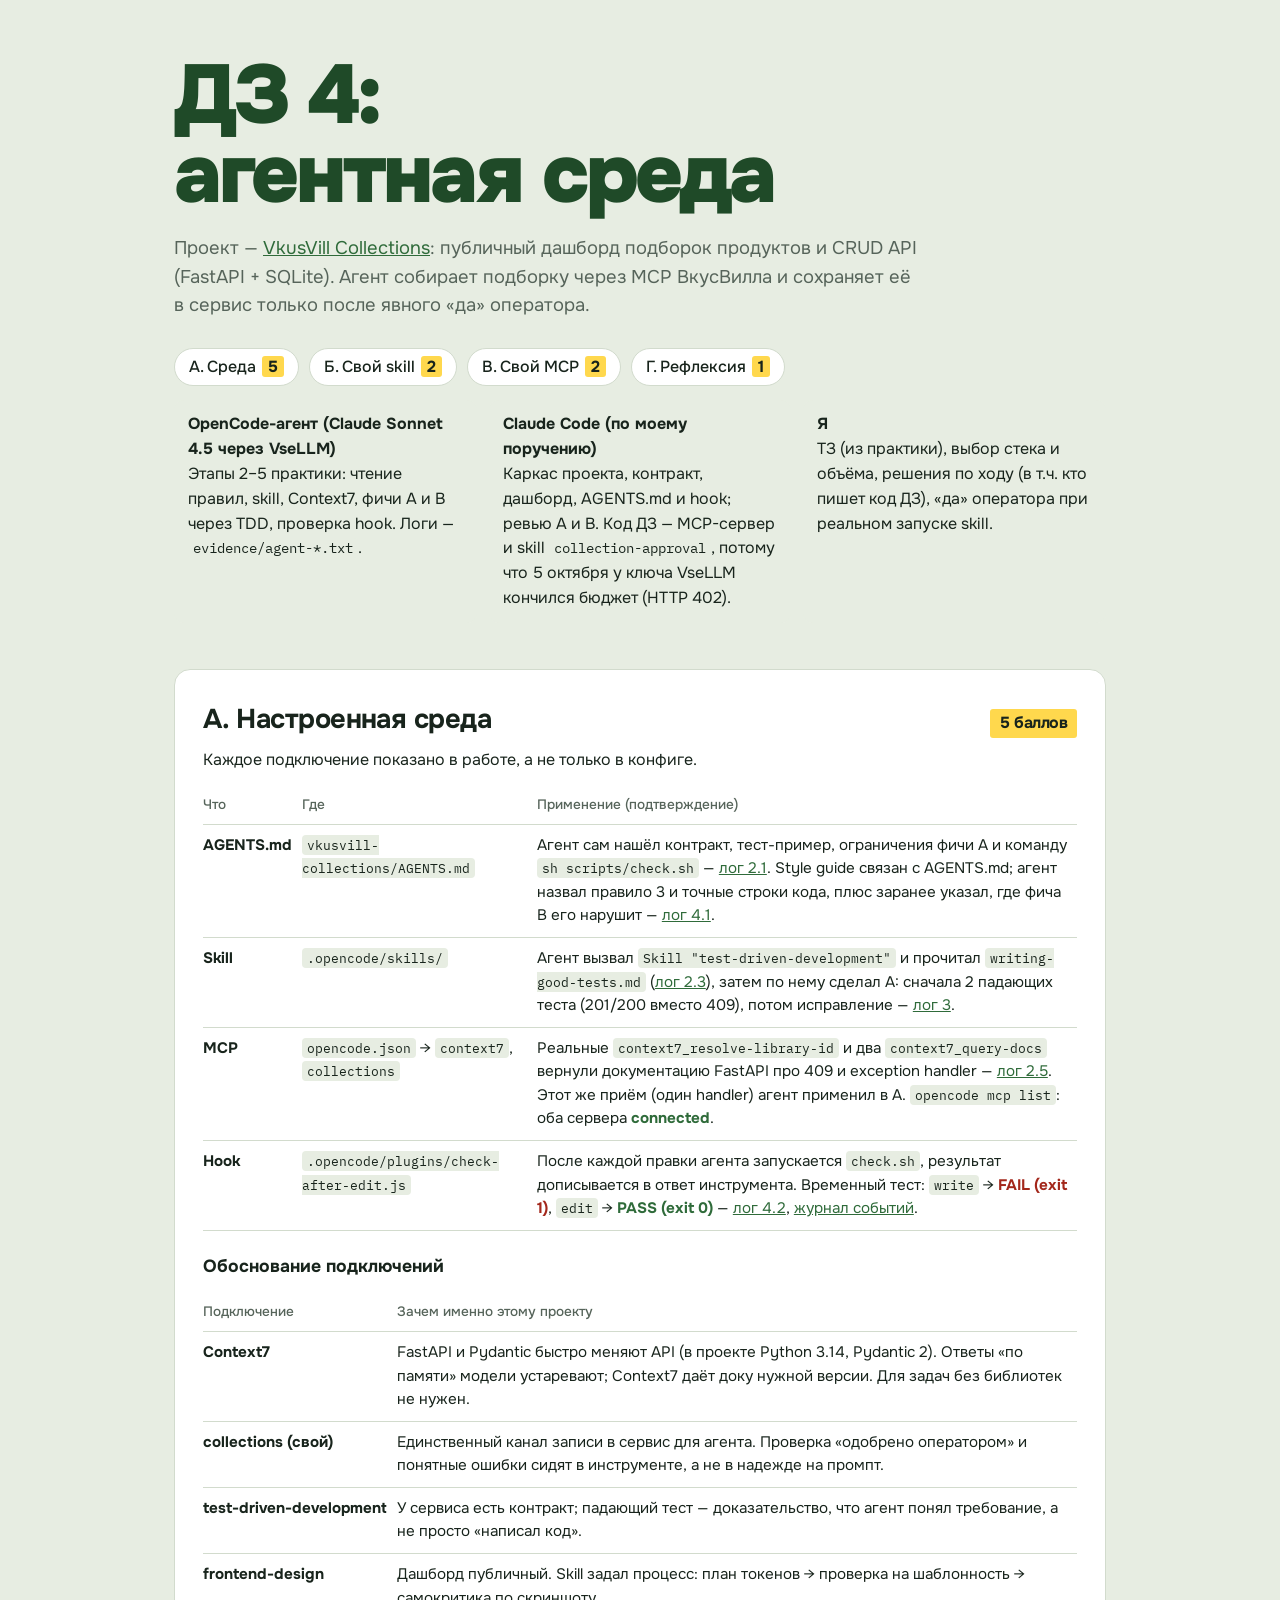
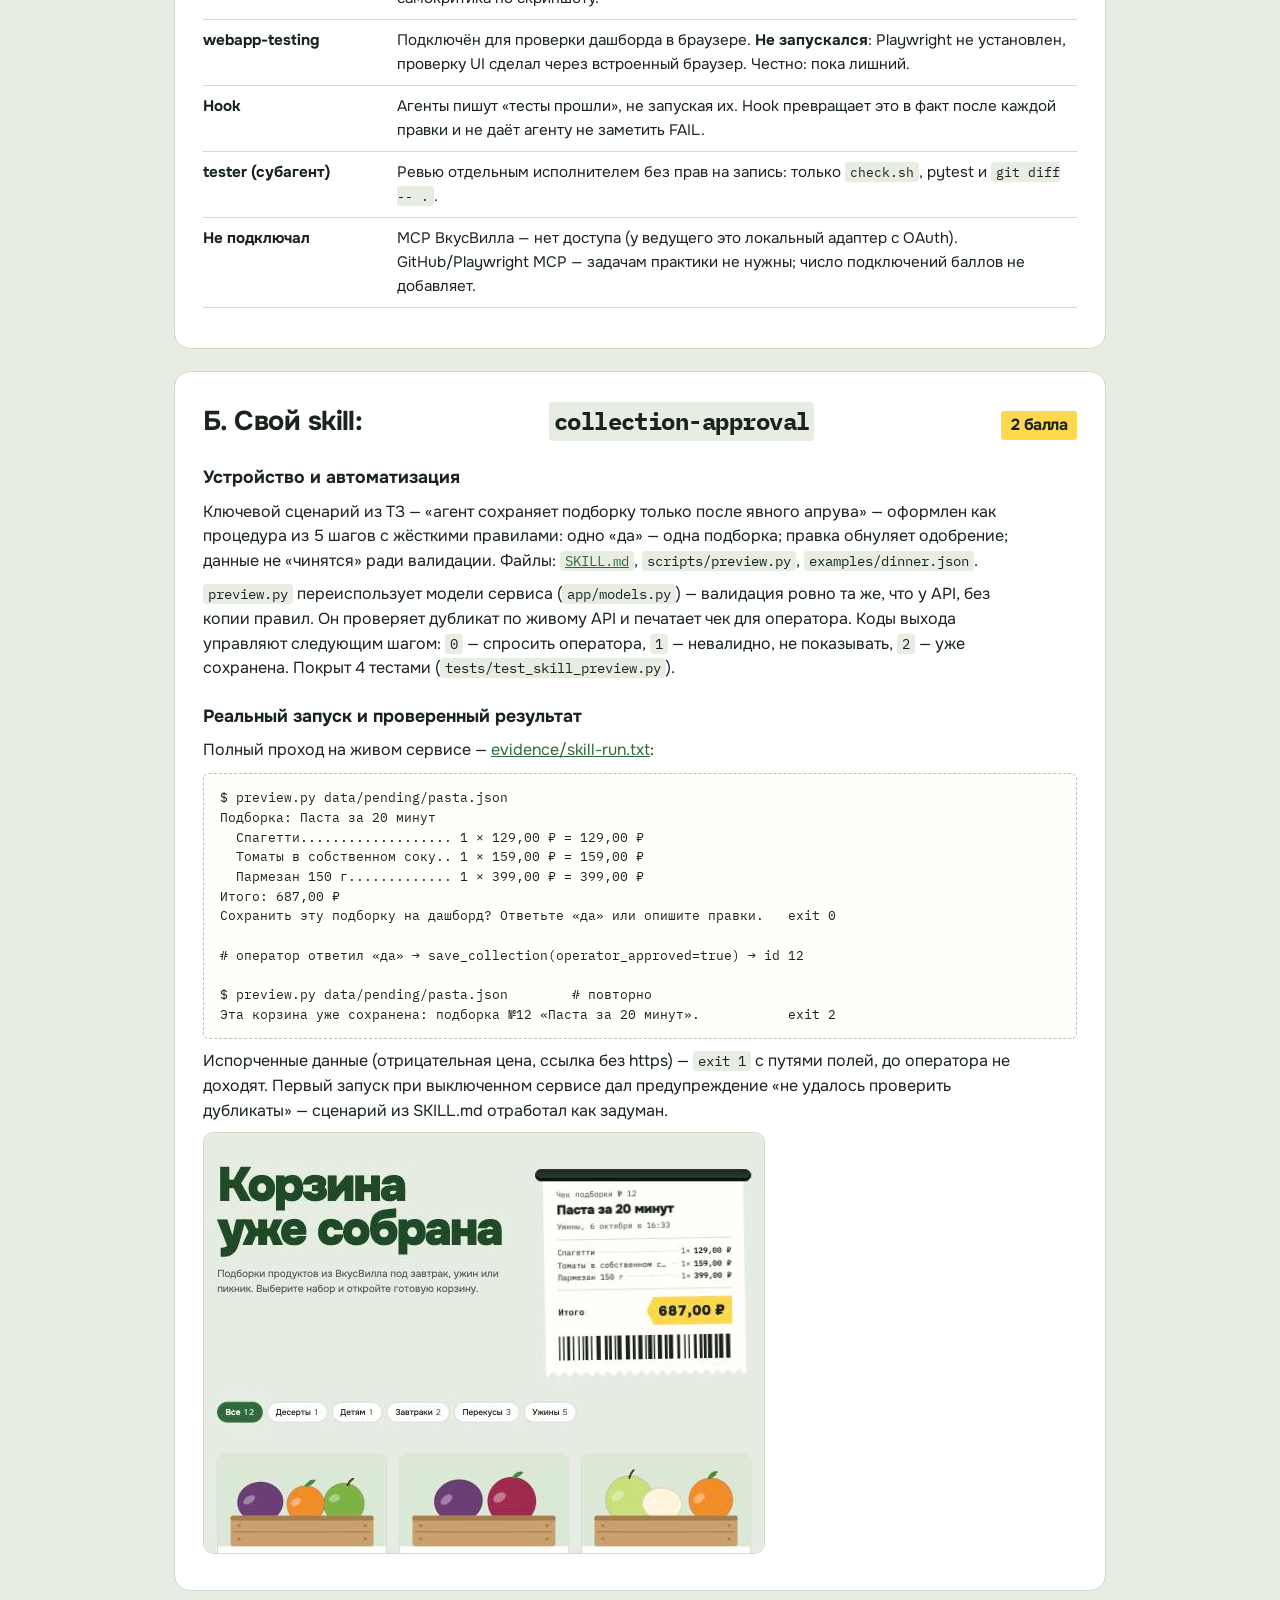
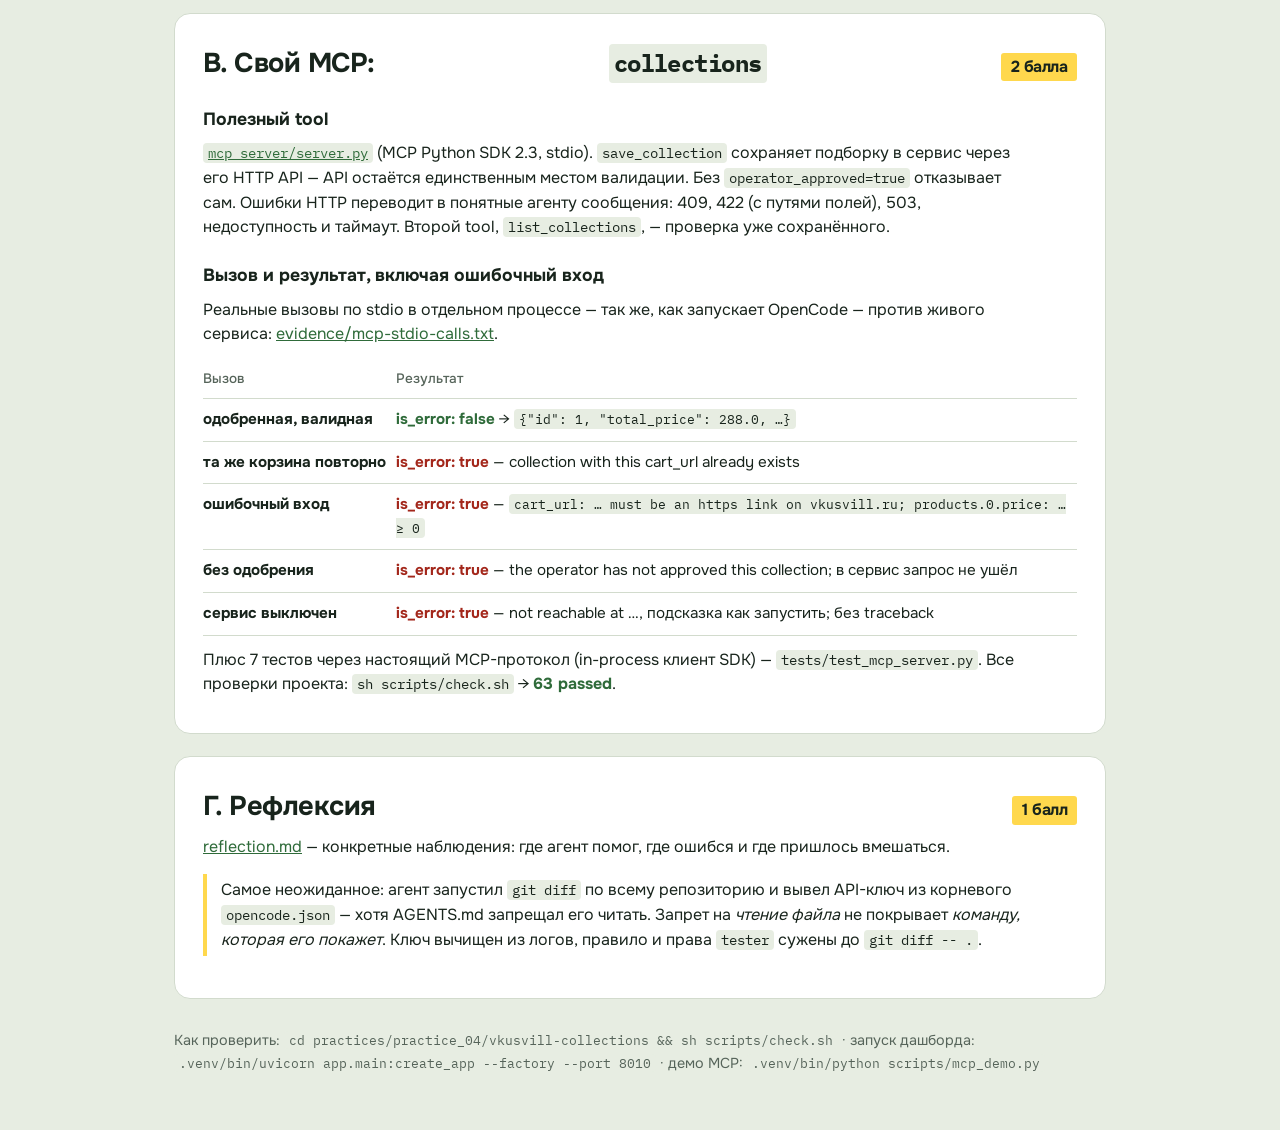
<file: practices/practice_04/homework/index.html>
<!doctype html>
<html lang="ru">
<head>
<meta charset="utf-8">
<meta name="viewport" content="width=device-width, initial-scale=1">
<title>ДЗ 4 — агентная среда</title>
<link rel="preconnect" href="https://fonts.googleapis.com">
<link rel="preconnect" href="https://fonts.gstatic.com" crossorigin>
<link rel="stylesheet" href="https://fonts.googleapis.com/css2?family=Onest:wght@400;500;700;900&family=IBM+Plex+Mono:wght@400;600&display=swap">
<style>
  :root {
    --herb: #2F6B3A; --herb-deep: #1F4A28; --herb-soft: #DCE8D6; --ink: #18241C; --muted: #56645A;
    --sage: #E7EDE2; --card: #FFFFFF; --paper: #FFFEFA; --label: #FFD84D; --line: #D2DBCD; --warn: #A3271B;
    --mono: "IBM Plex Mono", ui-monospace, monospace;
    font-family: "Onest", system-ui, sans-serif; color: var(--ink); background: var(--sage);
  }
  * { box-sizing: border-box; }
  body { margin: 0; line-height: 1.55; }
  a { color: var(--herb); }
  .wrap { max-width: 980px; margin: 0 auto; padding: 0 24px; }
  header { padding: 56px 0 24px; }
  h1 { font-size: clamp(2.6rem, 7vw, 5.2rem); font-weight: 900; line-height: 0.95; letter-spacing: -0.04em; margin: 0; color: var(--herb-deep); }
  .lead { font-size: 1.15rem; color: var(--muted); max-width: 62ch; margin: 20px 0 0; }
  .score { display: flex; flex-wrap: wrap; gap: 10px; margin: 28px 0 0; padding: 0; list-style: none; }
  .score li { background: var(--card); border: 1.5px solid var(--line); border-radius: 999px; padding: 6px 14px; font-weight: 500; }
  .score b { background: var(--label); border-radius: 3px; padding: 0 6px; margin-left: 6px; }
  section { background: var(--card); border: 1.5px solid var(--line); border-radius: 16px; padding: 28px; margin: 22px 0; }
  section > h2 { display: flex; justify-content: space-between; align-items: baseline; gap: 16px; margin: 0 0 6px; font-size: 1.7rem; letter-spacing: -0.02em; }
  .pts { font-size: 1rem; background: var(--label); padding: 2px 10px; border-radius: 3px; white-space: nowrap; }
  h3 { margin: 22px 0 6px; font-size: 1.1rem; }
  p { margin: 8px 0; max-width: 75ch; }
  table { width: 100%; border-collapse: collapse; margin: 12px 0; font-size: 0.95rem; }
  th, td { text-align: left; vertical-align: top; padding: 9px 10px 9px 0; border-bottom: 1px solid var(--line); }
  th { color: var(--muted); font-weight: 500; font-size: 0.85rem; }
  td:first-child { font-weight: 700; white-space: nowrap; }
  code { font-family: var(--mono); font-size: 0.88em; background: var(--sage); padding: 1px 5px; border-radius: 4px; }
  pre { font-family: var(--mono); font-size: 0.82rem; line-height: 1.5; background: var(--paper); border: 1.5px dashed #B9C2B4; border-radius: 6px; padding: 14px 16px; overflow-x: auto; margin: 10px 0; }
  .ok { color: var(--herb); font-weight: 700; }
  .bad { color: var(--warn); font-weight: 700; }
  .note { border-left: 4px solid var(--label); padding: 4px 0 4px 14px; margin: 14px 0; }
  .who { display: grid; grid-template-columns: repeat(auto-fit, minmax(240px, 1fr)); gap: 12px; margin: 14px 0 0; }
  .who div { background: var(--sage); border-radius: 10px; padding: 12px 14px; }
  .who strong { display: block; }
  img { max-width: 100%; border-radius: 10px; border: 1.5px solid var(--line); }
  footer { color: var(--muted); padding: 8px 0 56px; font-size: 0.9rem; }
  @media (max-width: 560px) { section { padding: 20px 16px; } .wrap { padding: 0 16px; } td:first-child { white-space: normal; } }
</style>
</head>
<body>
<div class="wrap">

<header>
  <h1>ДЗ 4:<br>агентная среда</h1>
  <p class="lead">Проект — <a href="../vkusvill-collections/">VkusVill Collections</a>: публичный дашборд подборок продуктов и CRUD API (FastAPI + SQLite). Агент собирает подборку через MCP ВкусВилла и сохраняет её в сервис только после явного «да» оператора.</p>
  <ul class="score">
    <li>А. Среда<b>5</b></li><li>Б. Свой skill<b>2</b></li><li>В. Свой MCP<b>2</b></li><li>Г. Рефлексия<b>1</b></li>
  </ul>
  <div class="who">
    <div><strong>OpenCode-агент (Claude Sonnet 4.5 через VseLLM)</strong>Этапы 2–5 практики: чтение правил, skill, Context7, фичи A и B через TDD, проверка hook. Логи — <code>evidence/agent-*.txt</code>.</div>
    <div><strong>Claude Code (по моему поручению)</strong>Каркас проекта, контракт, дашборд, AGENTS.md и hook; ревью A и B. Код ДЗ — MCP-сервер и skill <code>collection-approval</code>, потому что 5 октября у ключа VseLLM кончился бюджет (HTTP 402).</div>
    <div><strong>Я</strong>ТЗ (из практики), выбор стека и объёма, решения по ходу (в т.ч. кто пишет код ДЗ), «да» оператора при реальном запуске skill.</div>
  </div>
</header>

<section id="a">
  <h2>А. Настроенная среда <span class="pts">5 баллов</span></h2>
  <p>Каждое подключение показано в работе, а не только в конфиге.</p>
  <table>
    <tr><th>Что</th><th>Где</th><th>Применение (подтверждение)</th></tr>
    <tr><td>AGENTS.md</td><td><code>vkusvill-collections/AGENTS.md</code></td><td>Агент сам нашёл контракт, тест-пример, ограничения фичи A и команду <code>sh scripts/check.sh</code> — <a href="evidence/agent-2.1-rules.txt">лог 2.1</a>. Style guide связан с AGENTS.md; агент назвал правило 3 и точные строки кода, плюс заранее указал, где фича B его нарушит — <a href="evidence/agent-4.1-style.txt">лог 4.1</a>.</td></tr>
    <tr><td>Skill</td><td><code>.opencode/skills/</code></td><td>Агент вызвал <code>Skill "test-driven-development"</code> и прочитал <code>writing-good-tests.md</code> (<a href="evidence/agent-2.3-skill.txt">лог 2.3</a>), затем по нему сделал A: сначала 2 падающих теста (201/200 вместо 409), потом исправление — <a href="evidence/agent-3-featureA.txt">лог 3</a>.</td></tr>
    <tr><td>MCP</td><td><code>opencode.json</code> → <code>context7</code>, <code>collections</code></td><td>Реальные <code>context7_resolve-library-id</code> и два <code>context7_query-docs</code> вернули документацию FastAPI про 409 и exception handler — <a href="evidence/agent-2.5-mcp.txt">лог 2.5</a>. Этот же приём (один handler) агент применил в A. <code>opencode mcp list</code>: оба сервера <span class="ok">connected</span>.</td></tr>
    <tr><td>Hook</td><td><code>.opencode/plugins/check-after-edit.js</code></td><td>После каждой правки агента запускается <code>check.sh</code>, результат дописывается в ответ инструмента. Временный тест: <code>write</code> → <span class="bad">FAIL (exit 1)</span>, <code>edit</code> → <span class="ok">PASS (exit 0)</span> — <a href="evidence/agent-4.2-hook.txt">лог 4.2</a>, <a href="evidence/hook-events.jsonl">журнал событий</a>.</td></tr>
  </table>

  <h3>Обоснование подключений</h3>
  <table>
    <tr><th>Подключение</th><th>Зачем именно этому проекту</th></tr>
    <tr><td>Context7</td><td>FastAPI и Pydantic быстро меняют API (в проекте Python 3.14, Pydantic 2). Ответы «по памяти» модели устаревают; Context7 даёт доку нужной версии. Для задач без библиотек не нужен.</td></tr>
    <tr><td>collections (свой)</td><td>Единственный канал записи в сервис для агента. Проверка «одобрено оператором» и понятные ошибки сидят в инструменте, а не в надежде на промпт.</td></tr>
    <tr><td>test-driven-development</td><td>У сервиса есть контракт; падающий тест — доказательство, что агент понял требование, а не просто «написал код».</td></tr>
    <tr><td>frontend-design</td><td>Дашборд публичный. Skill задал процесс: план токенов → проверка на шаблонность → самокритика по скриншоту.</td></tr>
    <tr><td>webapp-testing</td><td>Подключён для проверки дашборда в браузере. <b>Не запускался</b>: Playwright не установлен, проверку UI сделал через встроенный браузер. Честно: пока лишний.</td></tr>
    <tr><td>Hook</td><td>Агенты пишут «тесты прошли», не запуская их. Hook превращает это в факт после каждой правки и не даёт агенту не заметить FAIL.</td></tr>
    <tr><td>tester (субагент)</td><td>Ревью отдельным исполнителем без прав на запись: только <code>check.sh</code>, pytest и <code>git diff -- .</code>.</td></tr>
    <tr><td>Не подключал</td><td>MCP ВкусВилла — нет доступа (у ведущего это локальный адаптер с OAuth). GitHub/Playwright MCP — задачам практики не нужны; число подключений баллов не добавляет.</td></tr>
  </table>
</section>

<section id="b">
  <h2>Б. Свой skill: <code>collection-approval</code> <span class="pts">2 балла</span></h2>
  <h3>Устройство и автоматизация</h3>
  <p>Ключевой сценарий из ТЗ — «агент сохраняет подборку только после явного апрува» — оформлен как процедура из 5 шагов с жёсткими правилами: одно «да» — одна подборка; правка обнуляет одобрение; данные не «чинятся» ради валидации. Файлы: <a href="../vkusvill-collections/.opencode/skills/collection-approval/SKILL.md"><code>SKILL.md</code></a>, <code>scripts/preview.py</code>, <code>examples/dinner.json</code>.</p>
  <p><code>preview.py</code> переиспользует модели сервиса (<code>app/models.py</code>) — валидация ровно та же, что у API, без копии правил. Он проверяет дубликат по живому API и печатает чек для оператора. Коды выхода управляют следующим шагом: <code>0</code> — спросить оператора, <code>1</code> — невалидно, не показывать, <code>2</code> — уже сохранена. Покрыт 4 тестами (<code>tests/test_skill_preview.py</code>).</p>
  <h3>Реальный запуск и проверенный результат</h3>
  <p>Полный проход на живом сервисе — <a href="evidence/skill-run.txt">evidence/skill-run.txt</a>:</p>
<pre>$ preview.py data/pending/pasta.json
Подборка: Паста за 20 минут
  Спагетти................... 1 × 129,00 ₽ = 129,00 ₽
  Томаты в собственном соку.. 1 × 159,00 ₽ = 159,00 ₽
  Пармезан 150 г............. 1 × 399,00 ₽ = 399,00 ₽
Итого: 687,00 ₽
Сохранить эту подборку на дашборд? Ответьте «да» или опишите правки.   exit 0

# оператор ответил «да» → save_collection(operator_approved=true) → id 12

$ preview.py data/pending/pasta.json        # повторно
Эта корзина уже сохранена: подборка №12 «Паста за 20 минут».           exit 2</pre>
  <p>Испорченные данные (отрицательная цена, ссылка без https) — <code>exit 1</code> с путями полей, до оператора не доходят. Первый запуск при выключенном сервисе дал предупреждение «не удалось проверить дубликаты» — сценарий из SKILL.md отработал как задуман.</p>
  <img src="evidence/dashboard-after-save.jpg" alt="Дашборд после сохранения: чек подборки №12 «Паста за 20 минут», 687 ₽, категория Ужины — 5">
</section>

<section id="c">
  <h2>В. Свой MCP: <code>collections</code> <span class="pts">2 балла</span></h2>
  <h3>Полезный tool</h3>
  <p><a href="../vkusvill-collections/mcp_server/server.py"><code>mcp_server/server.py</code></a> (MCP Python SDK 2.3, stdio). <code>save_collection</code> сохраняет подборку в сервис через его HTTP API — API остаётся единственным местом валидации. Без <code>operator_approved=true</code> отказывает сам. Ошибки HTTP переводит в понятные агенту сообщения: 409, 422 (с путями полей), 503, недоступность и таймаут. Второй tool, <code>list_collections</code>, — проверка уже сохранённого.</p>
  <h3>Вызов и результат, включая ошибочный вход</h3>
  <p>Реальные вызовы по stdio в отдельном процессе — так же, как запускает OpenCode — против живого сервиса: <a href="evidence/mcp-stdio-calls.txt">evidence/mcp-stdio-calls.txt</a>.</p>
  <table>
    <tr><th>Вызов</th><th>Результат</th></tr>
    <tr><td>одобренная, валидная</td><td><span class="ok">is_error: false</span> → <code>{"id": 1, "total_price": 288.0, …}</code></td></tr>
    <tr><td>та же корзина повторно</td><td><span class="bad">is_error: true</span> — collection with this cart_url already exists</td></tr>
    <tr><td>ошибочный вход</td><td><span class="bad">is_error: true</span> — <code>cart_url: … must be an https link on vkusvill.ru; products.0.price: … ≥ 0</code></td></tr>
    <tr><td>без одобрения</td><td><span class="bad">is_error: true</span> — the operator has not approved this collection; в сервис запрос не ушёл</td></tr>
    <tr><td>сервис выключен</td><td><span class="bad">is_error: true</span> — not reachable at …, подсказка как запустить; без traceback</td></tr>
  </table>
  <p>Плюс 7 тестов через настоящий MCP-протокол (in-process клиент SDK) — <code>tests/test_mcp_server.py</code>. Все проверки проекта: <code>sh scripts/check.sh</code> → <span class="ok">63 passed</span>.</p>
</section>

<section id="d">
  <h2>Г. Рефлексия <span class="pts">1 балл</span></h2>
  <p><a href="reflection.md">reflection.md</a> — конкретные наблюдения: где агент помог, где ошибся и где пришлось вмешаться.</p>
  <div class="note">Самое неожиданное: агент запустил <code>git diff</code> по всему репозиторию и вывел API-ключ из корневого <code>opencode.json</code> — хотя AGENTS.md запрещал его читать. Запрет на <em>чтение файла</em> не покрывает <em>команду, которая его покажет</em>. Ключ вычищен из логов, правило и права <code>tester</code> сужены до <code>git diff -- .</code>.</div>
</section>

<footer>Как проверить: <code>cd practices/practice_04/vkusvill-collections &amp;&amp; sh scripts/check.sh</code> · запуск дашборда: <code>.venv/bin/uvicorn app.main:create_app --factory --port 8010</code> · демо MCP: <code>.venv/bin/python scripts/mcp_demo.py</code></footer>
</div>
</body>
</html>
</file>
